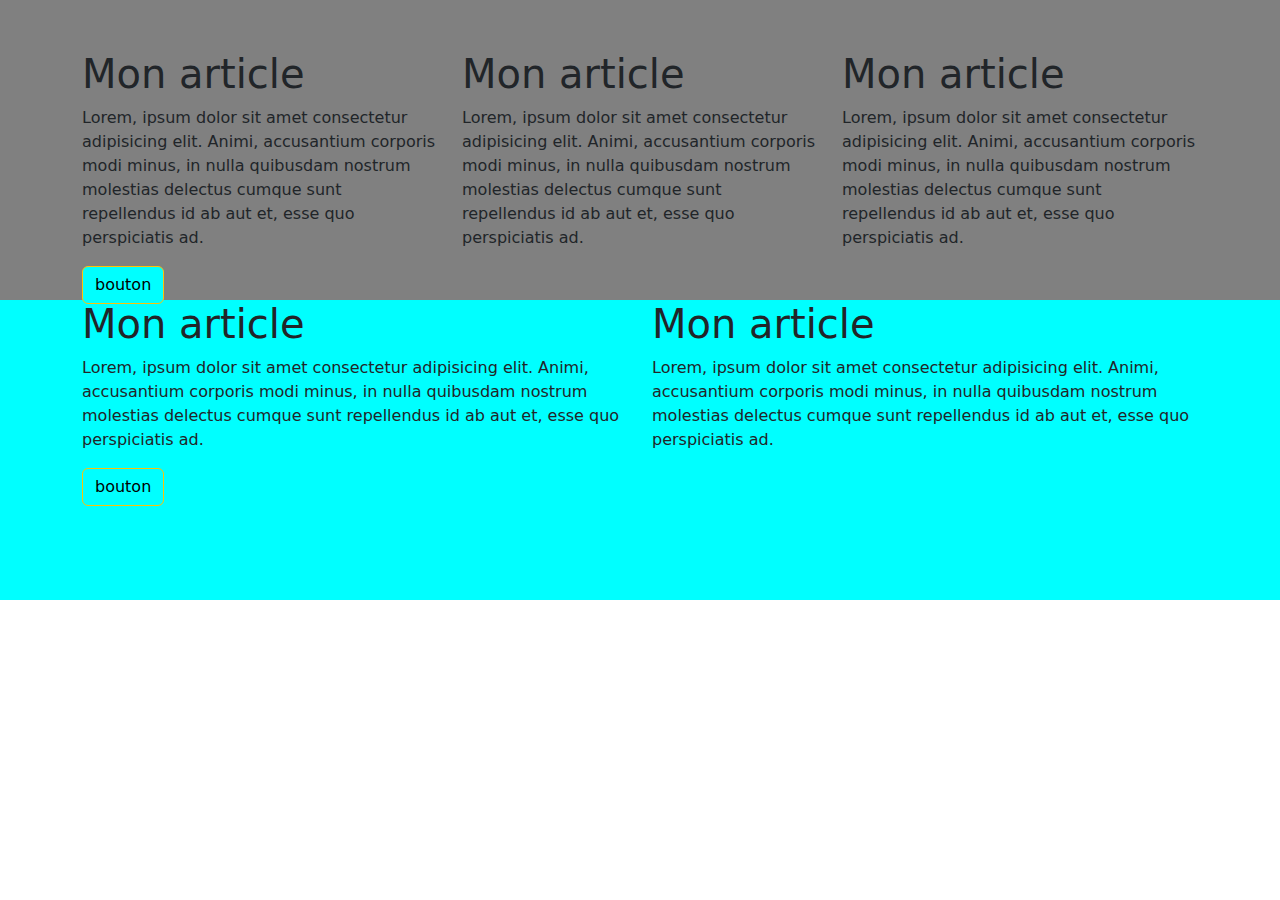
<file: index.html>
<!doctype html>
<html lang="en">
  <head>
    <meta charset="utf-8">
    <meta name="viewport" content="width=device-width, initial-scale=1">
    <title>Bootstrap demo</title>
    <link href="https://cdn.jsdelivr.net/npm/bootstrap@5.2.0/dist/css/bootstrap.min.css" rel="stylesheet" integrity="sha384-gH2yIJqKdNHPEq0n4Mqa/HGKIhSkIHeL5AyhkYV8i59U5AR6csBvApHHNl/vI1Bx" crossorigin="anonymous">
    <link rel="stylesheet" href="css/bootstrap.min.css">
    <link rel="stylesheet" href="css/style.css">
  </head>
  <body>
    <div class="container-fluid un">

        <div class="container">

            <div class="row">

                <article class="col-md-4">
                    <h1>Mon article</h1>
                    <p>Lorem, ipsum dolor sit amet consectetur adipisicing elit. Animi, 
                        accusantium corporis modi minus, in nulla quibusdam nostrum molestias 
                        delectus cumque sunt repellendus id ab aut et, esse quo perspiciatis ad.</p>
                        <button class="btn btn-warning"> bouton </button>
                </article>
                
                <article class="col-md-4">
                    <h1>Mon article</h1>
                    <p>Lorem, ipsum dolor sit amet consectetur adipisicing elit. Animi, 
                        accusantium corporis modi minus, in nulla quibusdam nostrum molestias 
                        delectus cumque sunt repellendus id ab aut et, esse quo perspiciatis ad.</p>
                </article>
                
                <article class="col-md-4">
                    <h1>Mon article</h1>
                    <p>Lorem, ipsum dolor sit amet consectetur adipisicing elit. Animi, 
                        accusantium corporis modi minus, in nulla quibusdam nostrum molestias 
                        delectus cumque sunt repellendus id ab aut et, esse quo perspiciatis ad.</p>
                </article>
            </div>

        </div>

    </div>

    <div class="container-fluid deux">

        <div class="container">
            
            <div class="row">

                <article class="col-md-6">
                    <h1>Mon article</h1>
                    <p>Lorem, ipsum dolor sit amet consectetur adipisicing elit. Animi, 
                        accusantium corporis modi minus, in nulla quibusdam nostrum molestias 
                        delectus cumque sunt repellendus id ab aut et, esse quo perspiciatis ad.</p>
                        <button class="btn btn-warning"> bouton </button>
                </article>
                
                <article class="col-md-6">
                    <h1>Mon article</h1>
                    <p>Lorem, ipsum dolor sit amet consectetur adipisicing elit. Animi, 
                        accusantium corporis modi minus, in nulla quibusdam nostrum molestias 
                        delectus cumque sunt repellendus id ab aut et, esse quo perspiciatis ad.</p>
                </article>

            </div>

        </div>

    </div>
    
    <script src="https://cdn.jsdelivr.net/npm/bootstrap@5.2.0/dist/js/bootstrap.bundle.min.js" integrity="sha384-A3rJD856KowSb7dwlZdYEkO39Gagi7vIsF0jrRAoQmDKKtQBHUuLZ9AsSv4jD4Xa" crossorigin="anonymous"></script>
    <script src="js/bootstrap.min.js"></script>


  </body>
</html>
</file>
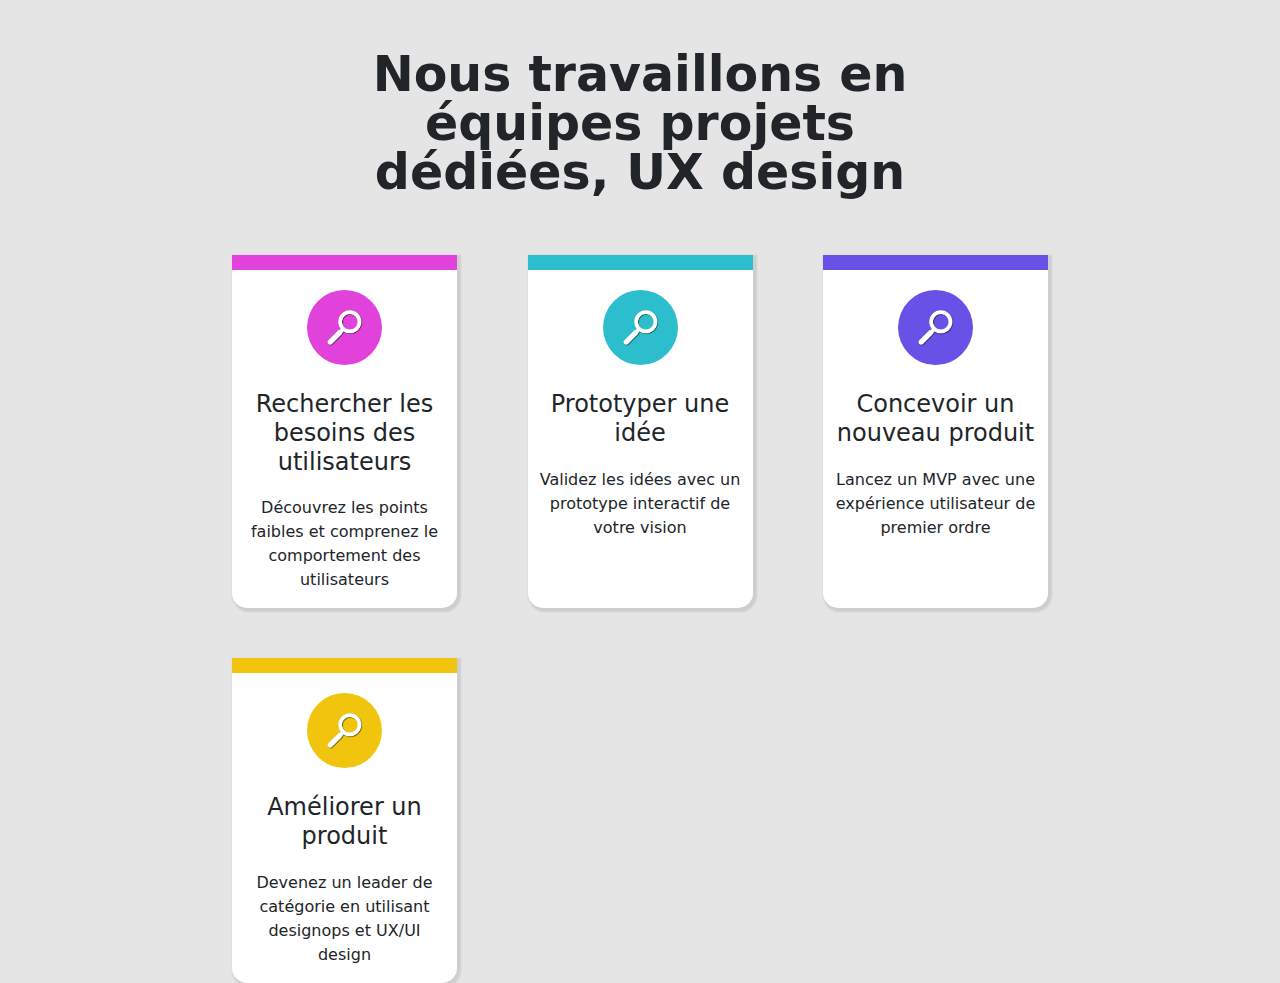
<file: projet-bootstrap-1.html>
<!doctype html>
<html lang="en">
  <head>
    <meta charset="utf-8">
    <meta name="viewport" content="width=device-width, initial-scale=1">
    <title>Bootstrap demo</title>
    <link href="https://cdn.jsdelivr.net/npm/bootstrap@5.2.0/dist/css/bootstrap.min.css" rel="stylesheet" integrity="sha384-gH2yIJqKdNHPEq0n4Mqa/HGKIhSkIHeL5AyhkYV8i59U5AR6csBvApHHNl/vI1Bx" crossorigin="anonymous">
    <link rel="stylesheet" href="css/bootstrap.min.css">
    <link rel="stylesheet" href="css/projet-bootstrap-1.css">
  </head>
  <body>
        
<div class="container premier">
    
    <div class="row un">

            <div class="col-md-3"></div>

            <div class="col-md-6"> 

                <h1>Nous travaillons en équipes projets dédiées, UX design</h1>
            
            </div>

            <div class="col-md-3"></div>

    </div>

</div>

<div class="container deuxieme">

    <div class="row trois">

            <div class="col-md-3 part1">

                <div class="rectrose"></div>

                <div> <img src="images/search.png" class="logo1"></div>
              
                <h4>Rechercher les besoins des utilisateurs</h4>

                <p>Découvrez les points faibles et comprenez le comportement des utilisateurs</p>

            </div>

            

            <div class="col-md-3 part2">

                <div class="rectbleu"></div>  

                <div> <img src="images/search.png" class="logo2"></div>

                <h4>Prototyper une idée</h4>

                <p>Validez les idées avec un prototype interactif de votre vision</p>

            </div>

           

            <div class="col-md-3 part3">

              <div class="rectviolet"></div>

              <div> <img src="images/search.png" class="logo3"></div>

              <h4>Concevoir un nouveau produit</h4>

              <p>Lancez un MVP avec une expérience utilisateur de premier ordre</p>

            </div>

          

            <div class="col-md-3 part4">

            <div class="rectjaune"></div>

              <div> <img src="images/search.png" class="logo4"></div>
                
              <h4>Améliorer un produit</h4>

              <p>Devenez un leader de catégorie en utilisant designops et UX/UI design</p>

            </div>

    </div>
</div>

    <script src="https://cdn.jsdelivr.net/npm/bootstrap@5.2.0/dist/js/bootstrap.bundle.min.js" integrity="sha384-A3rJD856KowSb7dwlZdYEkO39Gagi7vIsF0jrRAoQmDKKtQBHUuLZ9AsSv4jD4Xa" crossorigin="anonymous"></script>
    <script src="js/bootstrap.min.js"></script>


  </body>
</html>
</file>
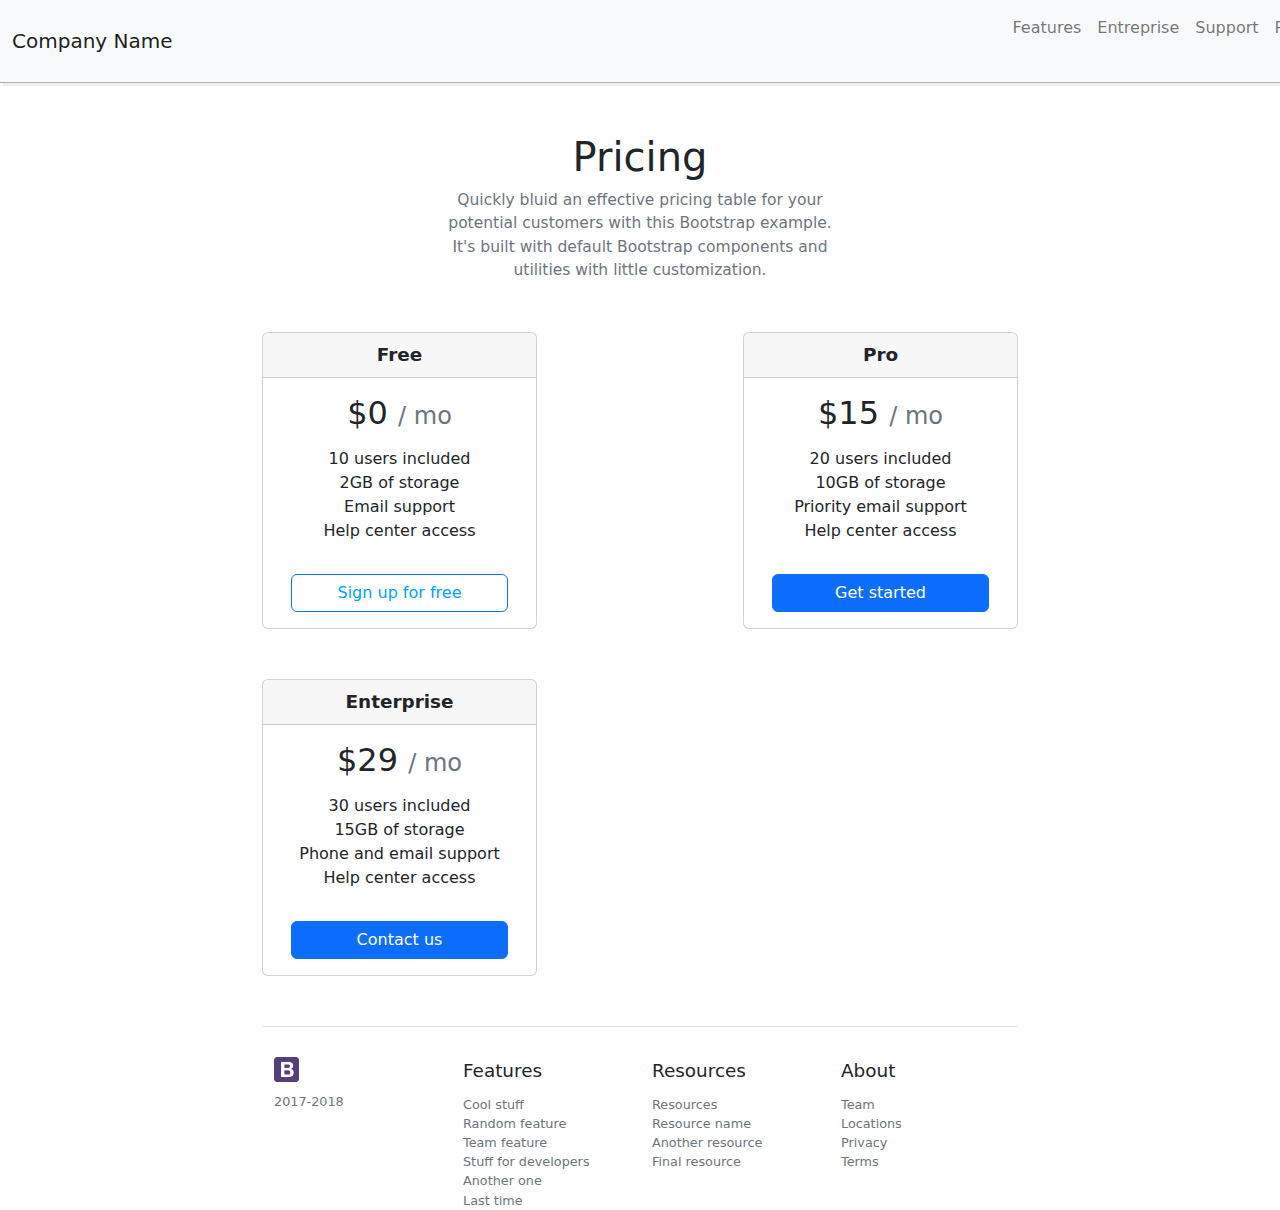
<file: projet-bootstrap-2.html>
<!doctype html>
<html lang="en">
<head>
<meta charset="utf-8">
<meta name="viewport" content="width=device-width, initial-scale=1">
<title>Bootstrap demo</title>
<link href="https://cdn.jsdelivr.net/npm/bootstrap@5.2.0/dist/css/bootstrap.min.css" rel="stylesheet" integrity="sha384-gH2yIJqKdNHPEq0n4Mqa/HGKIhSkIHeL5AyhkYV8i59U5AR6csBvApHHNl/vI1Bx" crossorigin="anonymous">
<link rel="stylesheet" href="css/bootstrap.min.css">
<link rel="stylesheet" href="css/projet-bootstrap-2.css">
</head>
<body>
<!-- --------------------------------------------------- MENU------------------------------------------------------------- -->


<nav class="navbar navbar-expand-lg bg-light barremenu">

  <div class="container-fluid">

    <span class="navbar-brand mb-0 h1">Company Name</span>

    <button class="navbar-toggler" type="button" data-bs-toggle="collapse" data-bs-target="#navbarText" aria-controls="navbarText" aria-expanded="false" aria-label="Toggle navigation">
      <span class="navbar-toggler-icon"></span>
    </button>

    <div class="collapse navbar-collapse" id="navbarText">

      <ul class="navbar-nav me-auto mb-2 mb-lg-0 menus">

        <li class="nav-item">
          <a class="nav-link" href="#">Features</a>
        </li>

        <li class="nav-item">
          <a class="nav-link" href="#">Entreprise</a>
        </li>

        <li class="nav-item">
          <a class="nav-link" href="#">Support</a>
        </li>

        <li class="nav-item">
          <a class="nav-link" href="#">Pricing</a>
        </li>

        <li class="nav-item">
          <a class="nav-link signnn" href="#">Sign Up</a>
        </li>

      </ul>

    </div>

  </div>

</nav>


<!-- --------------------------------------------------- PRICING ------------------------------------------------------------- -->

<h1>Pricing</h1>

<div class="row">

    <div class="col-md-4"></div>

    <p class="col-md-4 text-muted intro">Quickly bluid an effective pricing table for your potential customers 
      with this Bootstrap example. It's built with default Bootstrap components and utilities
      with little customization.</p>

    <div class="col-md-4"></div>

</div>

<!-- --------------------------------------------------- CARDS ------------------------------------------------------------- -->
<div class="container">

  <div class="row lignecard">

<!-- card1 -->

    <div class="col-md-4 card text-center taillecard">

      <div class="card-header headercard">Free</div>

      <div class="card-body">
        
        <h5 class="card-title">$0 <span class="text-muted mo">/ mo</span></h5>
        <p class="card-text">10 users included <br> 2GB of storage <br> Email support <br> Help center access</p>
        <a href="#" class="btn btn-primary btn1">Sign up for free</a>

      </div>

    </div>

<!-- card2 -->

    <div class=" col-md-4 card text-center taillecard">

      <div class="card-header headercard">Pro</div>

      <div class="card-body">

        <h5 class="card-title">$15 <span class="text-muted mo">/ mo</span></h5>
        <p class="card-text">20 users included <br> 10GB of storage <br> Priority email support <br> Help center access</p>
        <a href="#" class="btn btn-primary btn2">Get started</a>

      </div>

    </div>

<!-- card3 -->

    <div class=" col-md-4 card text-center taillecard">

      <div class="card-header headercard">Enterprise</div>

      <div class="card-body">

        <h5 class="card-title">$29 <span class="text-muted mo">/ mo</span></h5>
        <p class="card-text">30 users included <br> 15GB of storage <br> Phone and email support <br> Help center access</p>
        <a href="#" class="btn btn-primary btn3">Contact us</a>

      </div>

    </div>

  </div>

</div>

<!-- --------------------------------------------------- FOOTER ------------------------------------------------------------- -->

<div class="container">

  <div class="row lignefooter">

    <div class="col-md-3 case">

      <img src="images/btstrp.png" class="bootstraplogo">
      <div class="text-muted minitext">2017-2018</div>

    </div>

    <div class="col-md-3 case">

        <div class="minititre">Features</div>
        <div class="text-muted minitext">Cool stuff <br> Random feature <br> Team feature <br> Stuff for developers <br> Another one <br> Last time </div>

    </div>

    <div class="col-md-3 case">

      <div class="minititre">Resources</div>
      <div class="text-muted minitext">Resources <br> Resource name <br> Another resource <br> Final resource </div>
      
    </div>

    <div class="col-md-3 case">

      <div class="minititre">About</div>
      <div class="text-muted minitext">Team <br> Locations <br> Privacy <br>Terms</div>

    </div>



    <script src="https://cdn.jsdelivr.net/npm/bootstrap@5.2.0/dist/js/bootstrap.bundle.min.js" integrity="sha384-A3rJD856KowSb7dwlZdYEkO39Gagi7vIsF0jrRAoQmDKKtQBHUuLZ9AsSv4jD4Xa" crossorigin="anonymous"></script>
    <script src="js/bootstrap.min.js"></script>


</body>
</html>
</file>
<file: css/style.css>
.un{
    background-color: grey;
    height: 300px;
    padding: 50px;
}

.btn-warning{
    background-color: cyan;
}
.btn-warning:hover{
    background-color: aqua;
}

.deux{
    background-color: aqua;
    height: 300px;
}
</file>
